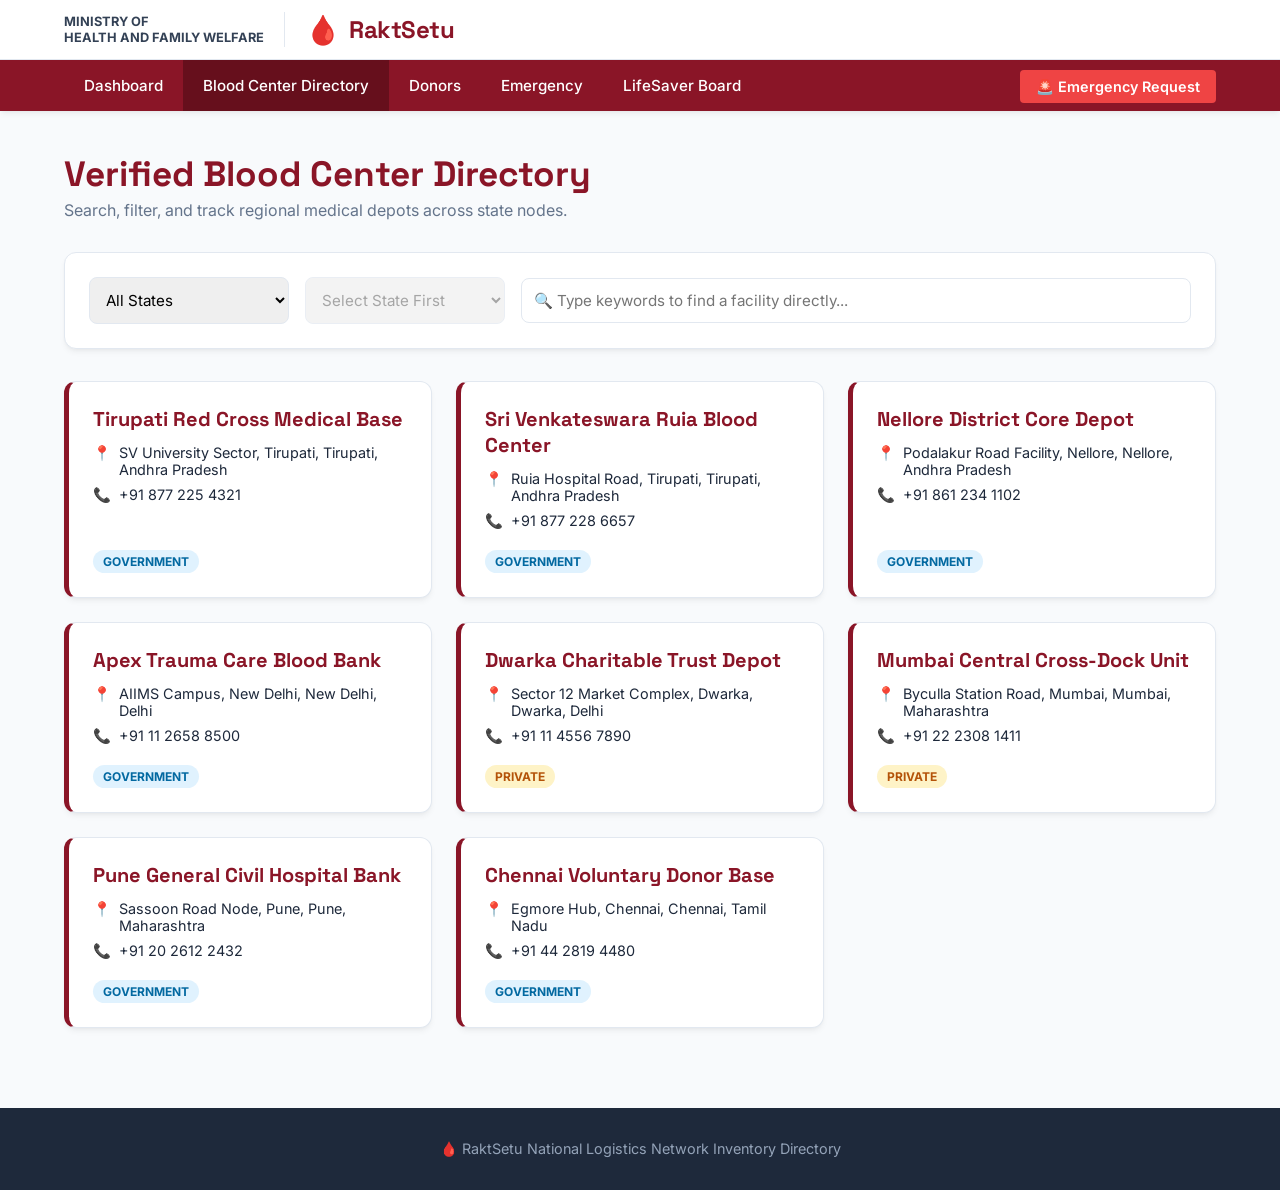
<file: bloodcenter-directory.html>
<!DOCTYPE html>
<html lang="en">
<head>
  <meta charset="UTF-8"/>
  <meta name="viewport" content="width=device-width, initial-scale=1.0"/>
  <title>Blood Center Directory – RaktSetu</title>
  
  <link href="https://fonts.googleapis.com/css2?family=Inter:wght@400;500;600;700&family=Space+Grotesk:wght@500;700&display=swap" rel="stylesheet"/>
  
  <style>
    :root {
      --primary-maroon: #8a1527;
      --primary-dark: #660f1c;
      --accent-red: #ef4444;
      --bg-light: #f8fafc;
      --text-dark: #1e293b;
      --text-muted: #64748b;
      --border-color: #e2e8f0;
      --radius-md: 8px;
      --radius-lg: 12px;
      --shadow: 0 4px 6px -1px rgb(0 0 0 / 0.05), 0 2px 4px -2px rgb(0 0 0 / 0.05);
    }

    * { margin: 0; padding: 0; box-sizing: border-box; font-family: 'Inter', sans-serif; }
    body { background-color: var(--bg-light); color: var(--text-dark); }

    /* --- INSTITUTIONAL TOP BAR --- */
    .gov-header {
      background: #ffffff;
      padding: 12px 5%;
      display: flex;
      justify-content: space-between;
      align-items: center;
      border-bottom: 1px solid var(--border-color);
    }
    .gov-branding { display: flex; align-items: center; gap: 20px; }
    .brand-divider { width: 1px; height: 35px; background: var(--border-color); }
    .raktsetu-identity { display: flex; align-items: center; gap: 8px; text-decoration: none; color: var(--primary-maroon); }
    .raktsetu-identity .logo-icon { font-size: 1.8rem; }
    .raktsetu-identity .logo-text { font-family: 'Space Grotesk', sans-serif; font-weight: 700; font-size: 1.5rem; letter-spacing: -0.5px; }

    /* --- MAROON NAVIGATION NAVBAR --- */
    .navbar-container { background: var(--primary-maroon); box-shadow: var(--shadow); }
    .navbar { max-width: 1400px; margin: 0 auto; display: flex; justify-content: space-between; align-items: center; padding: 0 5%; }
    .nav-links { display: flex; list-style: none; }
    .nav-link { display: flex; align-items: center; gap: 6px; padding: 16px 20px; color: #ffffff; text-decoration: none; font-size: 0.95rem; font-weight: 500; }
    .nav-link:hover, .nav-link.active { background: var(--primary-dark); }
    .btn-emergency { background: var(--accent-red); color: white; text-decoration: none; padding: 8px 16px; border-radius: 4px; font-size: 0.9rem; font-weight: 600; }

    /* --- DIRECTORY CONTENT WORKSPACE --- */
    .main-container { max-width: 1400px; margin: 40px auto; padding: 0 5%; }
    .page-header-block { margin-bottom: 32px; }
    .page-header-block h1 { font-family: 'Space Grotesk', sans-serif; color: var(--primary-maroon); font-size: 2.2rem; }
    .page-header-block p { color: var(--text-muted); margin-top: 4px; }

    /* Filter Tools Layout */
    .filter-panel {
      background: white;
      padding: 24px;
      border-radius: var(--radius-lg);
      border: 1px solid var(--border-color);
      box-shadow: var(--shadow);
      display: flex;
      gap: 16px;
      flex-wrap: wrap;
      align-items: center;
      margin-bottom: 32px;
    }
    .filter-select, .search-control {
      padding: 12px;
      border: 1px solid var(--border-color);
      border-radius: var(--radius-md);
      font-size: 0.95rem;
      outline: none;
      min-width: 200px;
    }
    .search-control { flex: 1; }

    /* Center Directory Cards Grid */
    .directory-grid {
      display: grid;
      grid-template-columns: repeat(auto-fit, minmax(340px, 1fr));
      gap: 24px;
    }
    .center-card {
      background: white;
      border: 1px solid var(--border-color);
      border-radius: var(--radius-lg);
      padding: 24px;
      box-shadow: var(--shadow);
      display: flex;
      flex-direction: column;
      justify-content: space-between;
      border-left: 5px solid var(--primary-maroon);
    }
    .center-name { font-family: 'Space Grotesk', sans-serif; font-size: 1.25rem; font-weight: 700; color: var(--primary-maroon); margin-bottom: 12px; }
    .center-meta { font-size: 0.9rem; margin-bottom: 8px; color: var(--text-dark); display: flex; align-items: flex-start; gap: 8px; }
    .center-meta span.icon { color: var(--primary-maroon); font-weight: bold; }
    
    .status-pill { display: inline-block; padding: 4px 10px; font-size: 0.75rem; font-weight: 700; border-radius: 12px; margin-top: 12px; text-transform: uppercase; }
    .status-pill.gov { background: #e0f2fe; color: #0369a1; }
    .status-pill.pvt { background: #fef3c7; color: #b45309; }

    .footer { background: #1e293b; color: #94a3b8; text-align: center; padding: 32px; margin-top: 80px; font-size: 0.9rem; }
  </style>
</head>
<body>

  <!-- Top Ribbon Layer -->
  <div class="gov-header">
    <div class="gov-branding">
      <div style="font-size: 0.8rem; font-weight: 700; line-height: 1.2; color:#334155;">MINISTRY OF<br>HEALTH AND FAMILY WELFARE</div>
      <div class="brand-divider"></div>
      <a href="../index.html" class="raktsetu-identity">
        <span class="logo-icon">🩸</span>
        <span class="logo-text">RaktSetu</span>
      </a>
    </div>
  </div>

  <!-- Persistent Menu Strip -->
  <div class="navbar-container">
    <nav class="navbar">
      <ul class="nav-links">
        <li><a href="../index.html" class="nav-link">Dashboard</a></li>
        <li><a href="bloodbank.html" class="nav-link active">Blood Center Directory</a></li>
        <li><a href="donors.html" class="nav-link">Donors</a></li>
        <li><a href="emergency.html" class="nav-link">Emergency</a></li>
        <li><a href="leaderboard.html" class="nav-link">LifeSaver Board</a></li>
      </ul>
      <div class="nav-emergency"><a href="emergency.html" class="btn-emergency">🚨 Emergency Request</a></div>
    </nav>
  </div>

  <!-- Core Body Segment -->
  <main class="main-container">
    <div class="page-header-block">
      <h1>Verified Blood Center Directory</h1>
      <p>Search, filter, and track regional medical depots across state nodes.</p>
    </div>

    <!-- Filter Control Board -->
    <div class="filter-panel">
      <select id="stateSelect" class="filter-select" onchange="updateCitiesAndFilter()">
        <option value="">All States</option>
        <option value="Andhra Pradesh">Andhra Pradesh</option>
        <option value="Delhi">Delhi NT</option>
        <option value="Maharashtra">Maharashtra</option>
        <option value="Tamil Nadu">Tamil Nadu</option>
      </select>

      <select id="citySelect" class="filter-select" onchange="applyDirectoryFilters()" disabled>
        <option value="">Select State First</option>
      </select>

      <input type="text" id="directorySearchInput" class="search-control" oninput="applyDirectoryFilters()" placeholder="🔍 Type keywords to find a facility directly..."/>
    </div>

    <!-- Directory Cards Grid Area -->
    <div class="directory-grid" id="directoryGridBlock"></div>
  </main>

  <footer class="footer"><p>🩸 RaktSetu National Logistics Network Inventory Directory</p></footer>

  <script>
    // Mapped Geographical and Facility Datasets
    const GEOGRAPHY_MAP = {
      "Andhra Pradesh": ["Tirupati", "Nellore", "Vijayawada", "Visakhapatnam"],
      "Delhi": ["New Delhi", "Dwarka"],
      "Maharashtra": ["Mumbai", "Pune"],
      "Tamil Nadu": ["Chennai", "Coimbatore"]
    };

    const DIRECTORY_DATA = [
      { name: "Tirupati Red Cross Medical Base", state: "Andhra Pradesh", city: "Tirupati", type: "Government", phone: "+91 877 225 4321", address: "SV University Sector, Tirupati" },
      { name: "Sri Venkateswara Ruia Blood Center", state: "Andhra Pradesh", city: "Tirupati", type: "Government", phone: "+91 877 228 6657", address: "Ruia Hospital Road, Tirupati" },
      { name: "Nellore District Core Depot", state: "Andhra Pradesh", city: "Nellore", type: "Government", phone: "+91 861 234 1102", address: "Podalakur Road Facility, Nellore" },
      { name: "Apex Trauma Care Blood Bank", state: "Delhi", city: "New Delhi", type: "Government", phone: "+91 11 2658 8500", address: "AIIMS Campus, New Delhi" },
      { name: "Dwarka Charitable Trust Depot", state: "Delhi", city: "Dwarka", type: "Private", phone: "+91 11 4556 7890", address: "Sector 12 Market Complex, Dwarka" },
      { name: "Mumbai Central Cross-Dock Unit", state: "Maharashtra", city: "Mumbai", type: "Private", phone: "+91 22 2308 1411", address: "Byculla Station Road, Mumbai" },
      { name: "Pune General Civil Hospital Bank", state: "Maharashtra", city: "Pune", type: "Government", phone: "+91 20 2612 2432", address: "Sassoon Road Node, Pune" },
      { name: "Chennai Voluntary Donor Base", state: "Tamil Nadu", city: "Chennai", type: "Government", phone: "+91 44 2819 4480", address: "Egmore Hub, Chennai" }
    ];

    // Dependent Dropdown Synchronizer
    function updateCitiesAndFilter() {
      const state = document.getElementById('stateSelect').value;
      const cityMenu = document.getElementById('citySelect');
      
      cityMenu.innerHTML = '';
      if (!state) {
        cityMenu.innerHTML = '<option value="">Select State First</option>';
        cityMenu.disabled = true;
      } else {
        cityMenu.disabled = false;
        cityMenu.innerHTML = '<option value="">All Cities</option>';
        (GEOGRAPHY_MAP[state] || []).forEach(city => {
          let opt = document.createElement('option');
          opt.value = city; opt.textContent = city;
          cityMenu.appendChild(opt);
        });
      }
      applyDirectoryFilters();
    }

    // Dynamic Directory Filtering Matrix Evaluation
    function applyDirectoryFilters() {
      const activeState = document.getElementById('stateSelect').value;
      const activeCity = document.getElementById('citySelect').value;
      const searchQuery = document.getElementById('directorySearchInput').value.toLowerCase().trim();
      
      const grid = document.getElementById('directoryGridBlock');
      grid.innerHTML = '';

      const matchedRecords = DIRECTORY_DATA.filter(item => {
        const matchesState = !activeState || item.state === activeState;
        const matchesCity = !activeCity || item.city === activeCity;
        const matchesSearch = !searchQuery || 
                              item.name.toLowerCase().includes(searchQuery) || 
                              item.address.toLowerCase().includes(searchQuery);
        return matchesState && matchesCity && matchesSearch;
      });

      if (matchedRecords.length === 0) {
        grid.innerHTML = `<div style="grid-column: 1/-1; text-align: center; padding: 40px; color: var(--text-muted);">No verified blood centers tracked matching this choice criteria.</div>`;
        return;
      }

      matchedRecords.forEach(center => {
        grid.innerHTML += `
          <div class="center-card">
            <div>
              <div class="center-name">${center.name}</div>
              <div class="center-meta"><span class="icon">📍</span><span>${center.address}, ${center.city}, ${center.state}</span></div>
              <div class="center-meta"><span class="icon">📞</span><span>${center.phone}</span></div>
            </div>
            <div>
              <span class="status-pill ${center.type === 'Government' ? 'gov' : 'pvt'}">${center.type}</span>
            </div>
          </div>
        `;
      });
    }

    // Trigger grid render on first page initialization context
    document.addEventListener('DOMContentLoaded', applyDirectoryFilters);
  </script>
</body>
</html>
</file>
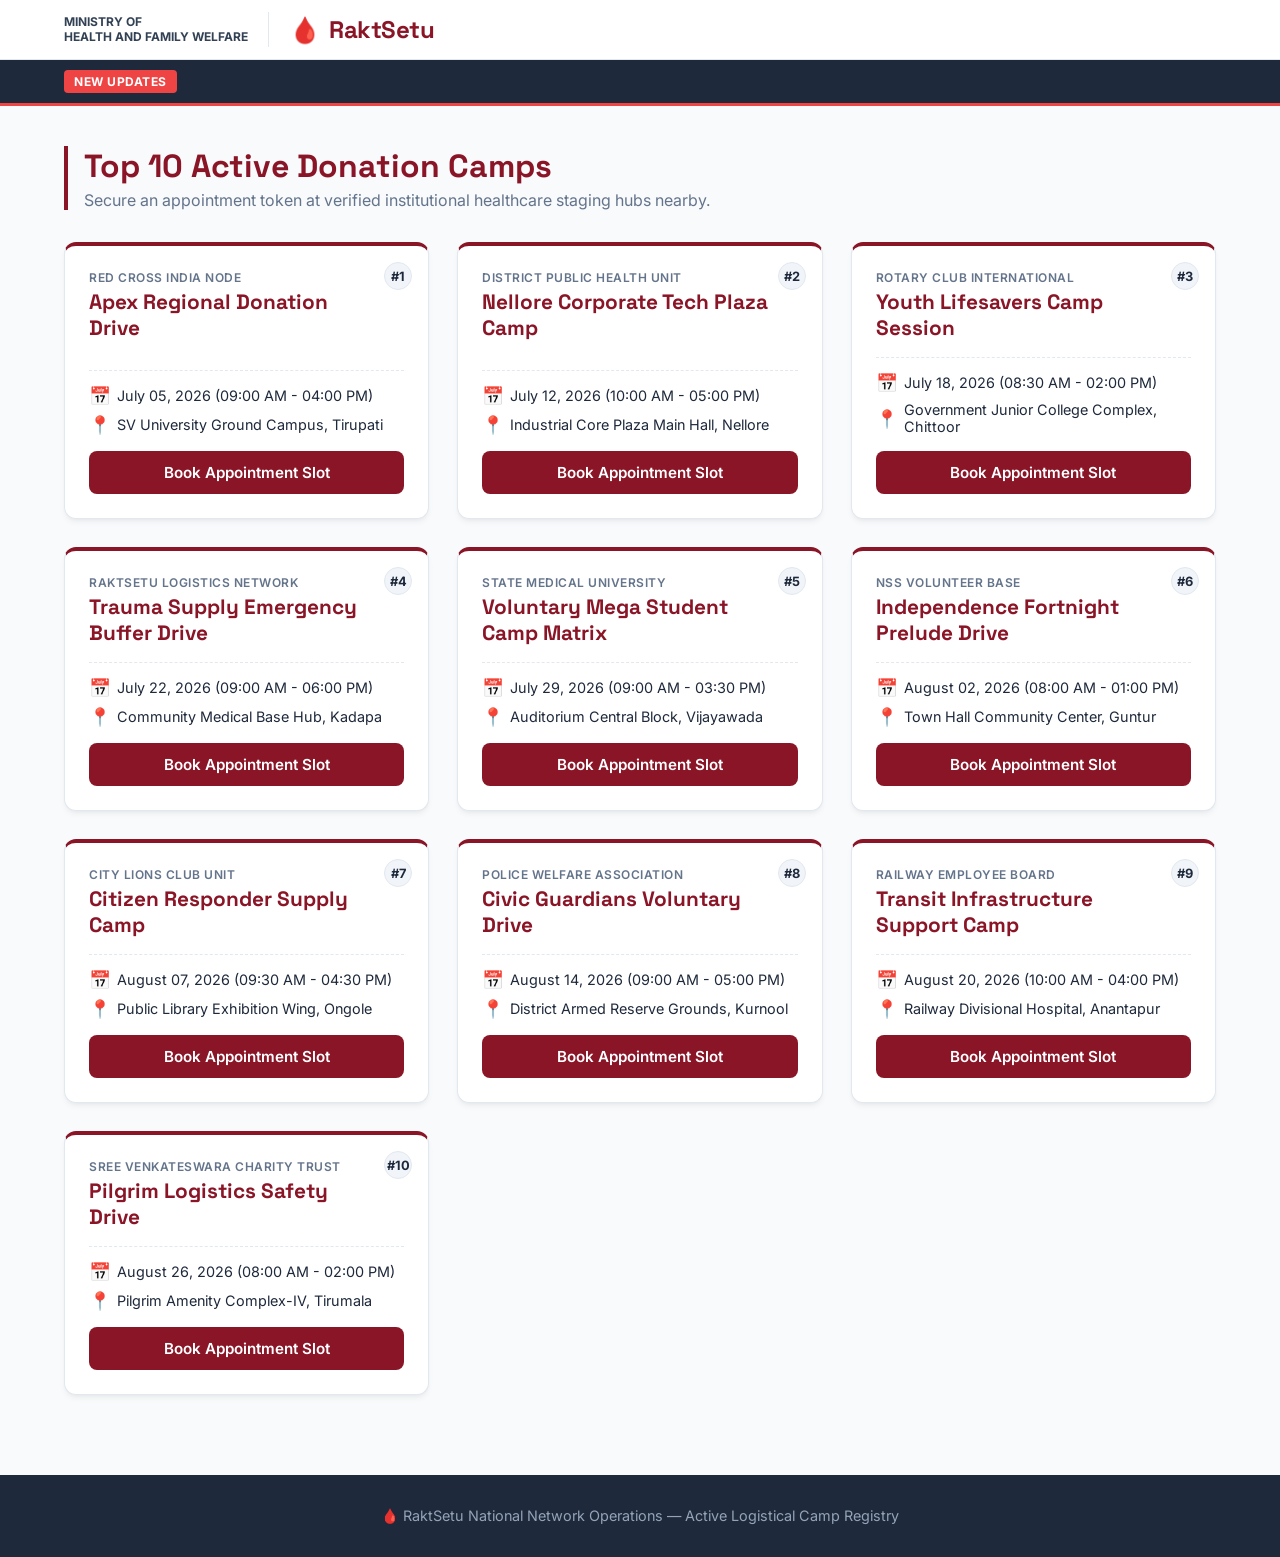
<file: donation-camps.html>
<!DOCTYPE html>
<html lang="en">
<head>
  <meta charset="UTF-8"/>
  <meta name="viewport" content="width=device-width, initial-scale=1.0"/>
  <title>Active Donation Camps Network – RaktSetu</title>
  
  <link href="https://fonts.googleapis.com/css2?family=Inter:wght@400;500;600;700&family=Space+Grotesk:wght@500;700&display=swap" rel="stylesheet"/>
  
  <style>
    :root {
      --primary-maroon: #8a1527;
      --primary-dark: #660f1c;
      --accent-red: #ef4444;
      --bg-light: #f8fafc;
      --text-dark: #1e293b;
      --text-muted: #64748b;
      --border-color: #e2e8f0;
      --radius-md: 8px;
      --radius-lg: 12px;
      --shadow: 0 4px 6px -1px rgb(0 0 0 / 0.05), 0 2px 4px -2px rgb(0 0 0 / 0.05);
    }

    * { margin: 0; padding: 0; box-sizing: border-box; font-family: 'Inter', sans-serif; }
    body { background-color: var(--bg-light); color: var(--text-dark); overflow-x: hidden; }

    /* --- INSTITUTIONAL BRAND HEADER --- */
    .gov-header {
      background: #ffffff;
      padding: 12px 5%;
      display: flex;
      justify-content: space-between;
      align-items: center;
      border-bottom: 1px solid var(--border-color);
    }
    .gov-branding { display: flex; align-items: center; gap: 20px; }
    .brand-divider { width: 1px; height: 35px; background: var(--border-color); }
    
    .raktsetu-identity { display: flex; align-items: center; gap: 8px; text-decoration: none; color: var(--primary-maroon); }
    .raktsetu-identity .logo-icon { font-size: 1.6rem; }
    .raktsetu-identity .logo-text { font-family: 'Space Grotesk', sans-serif; font-weight: 700; font-size: 1.5rem; letter-spacing: -0.5px; }

    /* --- NEW UPDATES TICKER NAVIGATION BAR --- */
    .ticker-navbar {
      background: #1e293b;
      color: #ffffff;
      padding: 10px 5%;
      display: flex;
      align-items: center;
      gap: 16px;
      font-size: 0.9rem;
      border-bottom: 3px solid var(--accent-red);
    }
    .ticker-label {
      background: var(--accent-red);
      color: #ffffff;
      padding: 4px 10px;
      font-weight: 700;
      border-radius: 4px;
      text-transform: uppercase;
      font-size: 0.75rem;
      white-space: nowrap;
      letter-spacing: 0.5px;
    }
    .ticker-content-wrapper {
      overflow: hidden;
      width: 100%;
    }
    .ticker-marquee {
      display: inline-block;
      white-space: nowrap;
      padding-left: 100%;
      animation: marqueeRunningEffect 25s linear infinite;
    }
    .ticker-marquee:hover {
      animation-play-state: paused;
    }
    .ticker-item {
      display: inline-block;
      margin-right: 50px;
      color: #cbd5e1;
    }
    .ticker-item strong { color: #fca5a5; }

    @keyframes marqueeRunningEffect {
      0% { transform: translate3d(0, 0, 0); }
      100% { transform: translate3d(-100%, 0, 0); }
    }

    /* --- MAIN AREA WORKSPACE --- */
    .section-container {
      max-width: 1400px;
      margin: 40px auto;
      padding: 0 5%;
    }

    .section-header {
      margin-bottom: 32px;
      border-left: 4px solid var(--primary-maroon);
      padding-left: 16px;
    }

    .section-header h2 {
      font-family: 'Space Grotesk', sans-serif;
      color: var(--primary-maroon);
      font-size: 2rem;
    }
    .section-header p {
      color: var(--text-muted);
      margin-top: 4px;
      font-size: 1rem;
    }

    /* --- TOP 10 CAMPS CARDS GRID --- */
    .camps-grid {
      display: grid;
      grid-template-columns: repeat(auto-fit, minmax(320px, 1fr));
      gap: 28px;
    }

    .camp-card {
      background: #ffffff;
      border: 1px solid var(--border-color);
      border-radius: var(--radius-lg);
      padding: 24px;
      box-shadow: var(--shadow);
      display: flex;
      flex-direction: column;
      justify-content: space-between;
      border-top: 4px solid var(--primary-maroon);
      position: relative;
      transition: transform 0.2s, box-shadow 0.2s;
    }

    .camp-card:hover {
      transform: translateY(-4px);
      box-shadow: 0 12px 20px -8px rgba(0,0,0,0.1);
    }

    .camp-index-badge {
      position: absolute;
      top: 16px;
      right: 16px;
      background: #f1f5f9;
      color: var(--text-dark);
      font-size: 0.8rem;
      font-weight: 700;
      width: 28px;
      height: 28px;
      border-radius: 50%;
      display: flex;
      align-items: center;
      justify-content: center;
      border: 1px solid var(--border-color);
    }

    .camp-org {
      font-size: 0.75rem;
      text-transform: uppercase;
      letter-spacing: 0.5px;
      color: var(--text-muted);
      font-weight: 600;
      margin-bottom: 4px;
    }

    .camp-name {
      font-family: 'Space Grotesk', sans-serif;
      font-size: 1.3rem;
      font-weight: 700;
      color: var(--primary-maroon);
      margin-bottom: 16px;
      padding-right: 24px;
    }

    .camp-details {
      border-top: 1px dashed var(--border-color);
      padding-top: 14px;
      margin-bottom: 16px;
    }

    .camp-meta-line {
      font-size: 0.9rem;
      color: var(--text-dark);
      margin-bottom: 8px;
      display: flex;
      align-items: center;
      gap: 8px;
    }

    .camp-meta-line .icon {
      font-size: 1.1rem;
      width: 20px;
    }

    .btn-register-camp {
      background: var(--primary-maroon);
      color: #ffffff;
      border: none;
      padding: 12px;
      font-weight: 600;
      border-radius: var(--radius-md);
      text-align: center;
      cursor: pointer;
      transition: background 0.2s;
      font-size: 0.95rem;
      width: 100%;
    }

    .btn-register-camp:hover {
      background: var(--primary-dark);
    }

    .footer {
      background: #1e293b;
      color: #94a3b8;
      text-align: center;
      padding: 32px;
      margin-top: 80px;
      font-size: 0.9rem;
    }
  </style>
</head>
<body>

  <div class="gov-header">
    <div class="gov-branding">
      <div style="font-size: 0.75rem; font-weight: 700; line-height: 1.2; color:#334155;">MINISTRY OF<br>HEALTH AND FAMILY WELFARE</div>
      <div class="brand-divider"></div>
      <a href="index.html" class="raktsetu-identity">
        <span class="logo-icon">🩸</span>
        <span class="logo-text">RaktSetu</span>
      </a>
    </div>
  </div>

  <div class="ticker-navbar">
    <div class="ticker-label">New Updates</div>
    <div class="ticker-content-wrapper">
      <div class="ticker-marquee">
        <span class="ticker-item">📢 <strong>Update:</strong> Emergency Donation Camp scheduled at <strong>SV University, Tirupati</strong> on July 05. Special O-ve buffer needed.</span>
        <span class="ticker-item">🔄 <strong>Live Feed:</strong> Nellore Corporate Plaza Drive registration slots filled up to 85%. Book soon!</span>
        <span class="ticker-item">⭐ <strong>Milestone:</strong> Over 1,200 units processed this week through verified voluntary campus arrays.</span>
        <span class="ticker-item">🚨 <strong>Alert:</strong> Flash donation camp setup approved at Chittoor Central Block for immediate trauma supply management.</span>
      </div>
    </div>
  </div>

  <main class="section-container">
    
    <div class="section-header">
      <h2>Top 10 Active Donation Camps</h2>
      <p>Secure an appointment token at verified institutional healthcare staging hubs nearby.</p>
    </div>

    <div class="camps-grid">
      
      <div class="camp-card">
        <div class="camp-index-badge">#1</div>
        <div>
          <div class="camp-org">Red Cross India Node</div>
          <div class="camp-name">Apex Regional Donation Drive</div>
        </div>
        <div>
          <div class="camp-details">
            <div class="camp-meta-line"><span class="icon">📅</span> <span>July 05, 2026 (09:00 AM - 04:00 PM)</span></div>
            <div class="camp-meta-line"><span class="icon">📍</span> <span>SV University Ground Campus, Tirupati</span></div>
          </div>
          <button class="btn-register-camp" onclick="confirmCampRegistration('Apex Regional Drive')">Book Appointment Slot</button>
        </div>
      </div>

      <div class="camp-card">
        <div class="camp-index-badge">#2</div>
        <div>
          <div class="camp-org">District Public Health Unit</div>
          <div class="camp-name">Nellore Corporate Tech Plaza Camp</div>
        </div>
        <div>
          <div class="camp-details">
            <div class="camp-meta-line"><span class="icon">📅</span> <span>July 12, 2026 (10:00 AM - 05:00 PM)</span></div>
            <div class="camp-meta-line"><span class="icon">📍</span> <span>Industrial Core Plaza Main Hall, Nellore</span></div>
          </div>
          <button class="btn-register-camp" onclick="confirmCampRegistration('Nellore Corporate Tech Plaza Camp')">Book Appointment Slot</button>
        </div>
      </div>

      <div class="camp-card">
        <div class="camp-index-badge">#3</div>
        <div>
          <div class="camp-org">Rotary Club International</div>
          <div class="camp-name">Youth Lifesavers Camp Session</div>
        </div>
        <div>
          <div class="camp-details">
            <div class="camp-meta-line"><span class="icon">📅</span> <span>July 18, 2026 (08:30 AM - 02:00 PM)</span></div>
            <div class="camp-meta-line"><span class="icon">📍</span> <span>Government Junior College Complex, Chittoor</span></div>
          </div>
          <button class="btn-register-camp" onclick="confirmCampRegistration('Youth Lifesavers Camp Session')">Book Appointment Slot</button>
        </div>
      </div>

      <div class="camp-card">
        <div class="camp-index-badge">#4</div>
        <div>
          <div class="camp-org">RaktSetu Logistics Network</div>
          <div class="camp-name">Trauma Supply Emergency Buffer Drive</div>
        </div>
        <div>
          <div class="camp-details">
            <div class="camp-meta-line"><span class="icon">📅</span> <span>July 22, 2026 (09:00 AM - 06:00 PM)</span></div>
            <div class="camp-meta-line"><span class="icon">📍</span> <span>Community Medical Base Hub, Kadapa</span></div>
          </div>
          <button class="btn-register-camp" onclick="confirmCampRegistration('Trauma Supply Emergency Buffer Drive')">Book Appointment Slot</button>
        </div>
      </div>

      <div class="camp-card">
        <div class="camp-index-badge">#5</div>
        <div>
          <div class="camp-org">State Medical University</div>
          <div class="camp-name">Voluntary Mega Student Camp Matrix</div>
        </div>
        <div>
          <div class="camp-details">
            <div class="camp-meta-line"><span class="icon">📅</span> <span>July 29, 2026 (09:00 AM - 03:30 PM)</span></div>
            <div class="camp-meta-line"><span class="icon">📍</span> <span>Auditorium Central Block, Vijayawada</span></div>
          </div>
          <button class="btn-register-camp" onclick="confirmCampRegistration('Voluntary Mega Student Camp Matrix')">Book Appointment Slot</button>
        </div>
      </div>

      <div class="camp-card">
        <div class="camp-index-badge">#6</div>
        <div>
          <div class="camp-org">NSS Volunteer Base</div>
          <div class="camp-name">Independence Fortnight Prelude Drive</div>
        </div>
        <div>
          <div class="camp-details">
            <div class="camp-meta-line"><span class="icon">📅</span> <span>August 02, 2026 (08:00 AM - 01:00 PM)</span></div>
            <div class="camp-meta-line"><span class="icon">📍</span> <span>Town Hall Community Center, Guntur</span></div>
          </div>
          <button class="btn-register-camp" onclick="confirmCampRegistration('Independence Fortnight Prelude Drive')">Book Appointment Slot</button>
        </div>
      </div>

      <div class="camp-card">
        <div class="camp-index-badge">#7</div>
        <div>
          <div class="camp-org">City Lions Club Unit</div>
          <div class="camp-name">Citizen Responder Supply Camp</div>
        </div>
        <div>
          <div class="camp-details">
            <div class="camp-meta-line"><span class="icon">📅</span> <span>August 07, 2026 (09:30 AM - 04:30 PM)</span></div>
            <div class="camp-meta-line"><span class="icon">📍</span> <span>Public Library Exhibition Wing, Ongole</span></div>
          </div>
          <button class="btn-register-camp" onclick="confirmCampRegistration('Citizen Responder Supply Camp')">Book Appointment Slot</button>
        </div>
      </div>

      <div class="camp-card">
        <div class="camp-index-badge">#8</div>
        <div>
          <div class="camp-org">Police Welfare Association</div>
          <div class="camp-name">Civic Guardians Voluntary Drive</div>
        </div>
        <div>
          <div class="camp-details">
            <div class="camp-meta-line"><span class="icon">📅</span> <span>August 14, 2026 (09:00 AM - 05:00 PM)</span></div>
            <div class="camp-meta-line"><span class="icon">📍</span> <span>District Armed Reserve Grounds, Kurnool</span></div>
          </div>
          <button class="btn-register-camp" onclick="confirmCampRegistration('Civic Guardians Voluntary Drive')">Book Appointment Slot</button>
        </div>
      </div>

      <div class="camp-card">
        <div class="camp-index-badge">#9</div>
        <div>
          <div class="camp-org">Railway Employee Board</div>
          <div class="camp-name">Transit Infrastructure Support Camp</div>
        </div>
        <div>
          <div class="camp-details">
            <div class="camp-meta-line"><span class="icon">📅</span> <span>August 20, 2026 (10:00 AM - 04:00 PM)</span></div>
            <div class="camp-meta-line"><span class="icon">📍</span> <span>Railway Divisional Hospital, Anantapur</span></div>
          </div>
          <button class="btn-register-camp" onclick="confirmCampRegistration('Transit Infrastructure Support Camp')">Book Appointment Slot</button>
        </div>
      </div>

      <div class="camp-card">
        <div class="camp-index-badge">#10</div>
        <div>
          <div class="camp-org">Sree Venkateswara Charity Trust</div>
          <div class="camp-name">Pilgrim Logistics Safety Drive</div>
        </div>
        <div>
          <div class="camp-details">
            <div class="camp-meta-line"><span class="icon">📅</span> <span>August 26, 2026 (08:00 AM - 02:00 PM)</span></div>
            <div class="camp-meta-line"><span class="icon">📍</span> <span>Pilgrim Amenity Complex-IV, Tirumala</span></div>
          </div>
          <button class="btn-register-camp" onclick="confirmCampRegistration('Pilgrim Logistics Safety Drive')">Book Appointment Slot</button>
        </div>
      </div>

    </div>
  </main>

  <footer class="footer">
    <p>🩸 RaktSetu National Network Operations — Active Logistical Camp Registry</p>
  </footer>

  <script>
    function confirmCampRegistration(campTitleName) {
      alert(`Success! Your voluntary booking slot for "${campTitleName}" is reserved.\nYour SMS entry ticket voucher has been broadcasted.`);
    }
  </script>
</body>
</html>
</file>
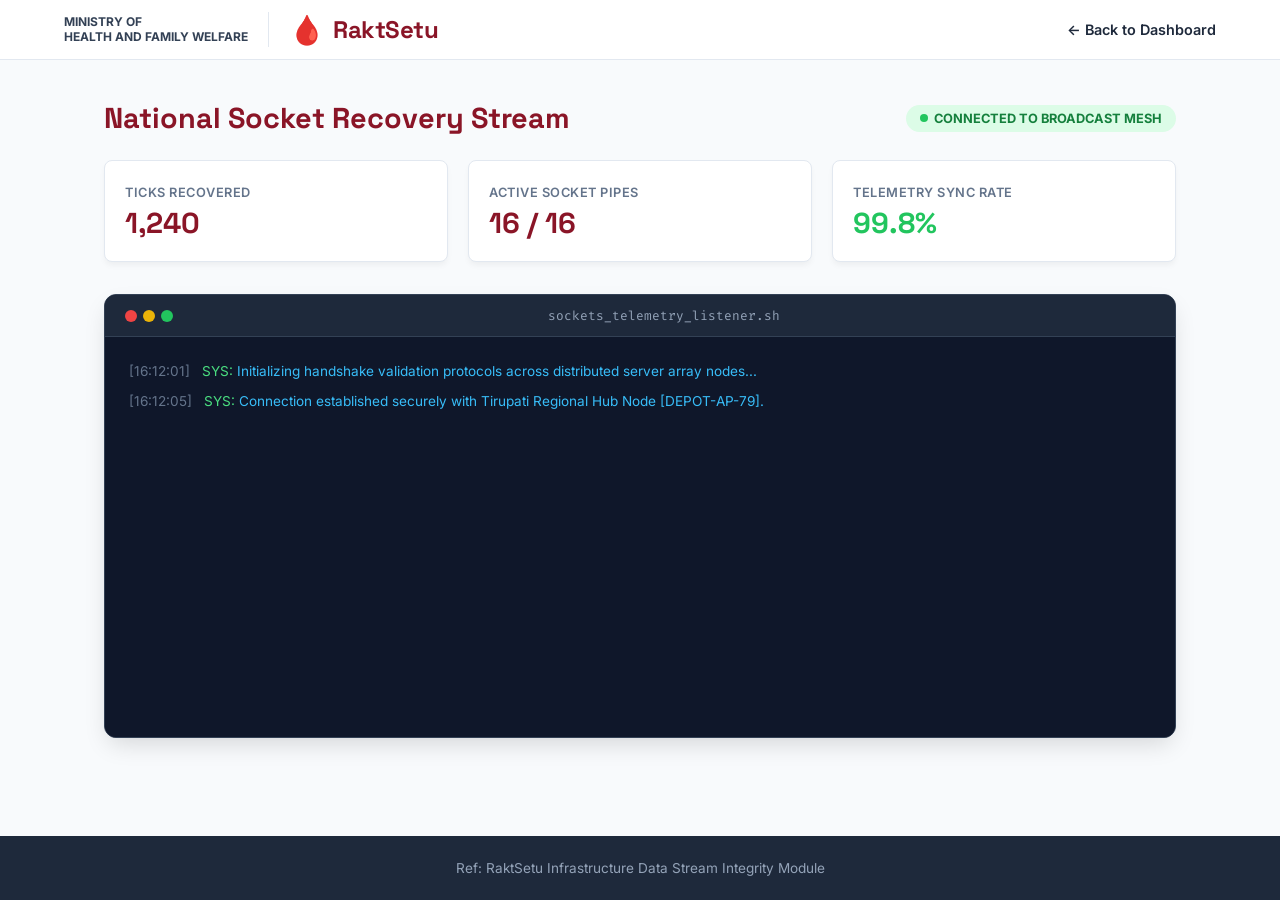
<file: recovery-stream.html>
<!DOCTYPE html>
<html lang="en">
<head>
  <meta charset="UTF-8"/>
  <meta name="viewport" content="width=device-width, initial-scale=1.0"/>
  <title>Data Recovery Stream – RaktSetu</title>
  <link href="https://fonts.googleapis.com/css2?family=Inter:wght@400;500;600;700&family=Space+Grotesk:wght@500;700&family=Fira+Code:wght@400;500&display=swap" rel="stylesheet"/>
  
  <style>
    :root {
      --primary-maroon: #8a1527;
      --primary-dark: #660f1c;
      --accent-red: #ef4444;
      --bg-light: #f8fafc;
      --text-dark: #1e293b;
      --text-muted: #64748b;
      --border-color: #e2e8f0;
      --radius-md: 8px;
      --radius-lg: 12px;
      --shadow: 0 4px 6px -1px rgb(0 0 0 / 0.05);
    }

    * {
      margin: 0;
      padding: 0;
      box-sizing: border-box;
      font-family: 'Inter', sans-serif;
    }

    body {
      background-color: var(--bg-light);
      color: var(--text-dark);
      min-height: 100vh;
      display: flex;
      flex-direction: column;
    }

    /* --- INSTITUTIONAL TOP HEADER --- */
    .gov-header {
      background: #ffffff;
      padding: 12px 5%;
      display: flex;
      justify-content: space-between;
      align-items: center;
      border-bottom: 1px solid var(--border-color);
      width: 100%;
    }

    .gov-branding {
      display: flex;
      align-items: center;
      gap: 20px;
    }

    .brand-divider {
      width: 1px;
      height: 35px;
      background: var(--border-color);
    }

    .raktsetu-identity {
      display: flex;
      align-items: center;
      gap: 8px;
      text-decoration: none;
      color: var(--primary-maroon);
    }

    .raktsetu-identity .logo-icon { font-size: 1.8rem; }
    .raktsetu-identity .logo-text {
      font-family: 'Space Grotesk', sans-serif;
      font-weight: 700;
      font-size: 1.5rem;
      letter-spacing: -0.5px;
    }

    .btn-back {
      color: var(--text-dark);
      text-decoration: none;
      font-size: 0.9rem;
      font-weight: 600;
      display: flex;
      align-items: center;
      gap: 6px;
    }

    .btn-back:hover { color: var(--primary-maroon); }

    /* --- STREAM CONTENT CONTAINER --- */
    .stream-container {
      flex: 1;
      max-width: 1200px;
      width: 100%;
      margin: 40px auto;
      padding: 0 5%;
    }

    .stream-title-area {
      display: flex;
      justify-content: space-between;
      align-items: center;
      margin-bottom: 24px;
    }

    .stream-title-area h2 {
      font-family: 'Space Grotesk', sans-serif;
      color: var(--primary-maroon);
      font-size: 1.8rem;
    }

    .status-badge {
      background: #dcfce7;
      color: #15803d;
      padding: 6px 14px;
      border-radius: 20px;
      font-size: 0.8rem;
      font-weight: 700;
      display: flex;
      align-items: center;
      gap: 6px;
    }

    .status-badge::before {
      content: '';
      width: 8px;
      height: 8px;
      background: #22c55e;
      border-radius: 50%;
      display: inline-block;
      animation: flash 1s infinite;
    }

    @keyframes flash {
      0%, 100% { opacity: 1; }
      50% { opacity: 0.4; }
    }

    /* --- METRICS WRAPPER --- */
    .metrics-grid {
      display: grid;
      grid-template-columns: repeat(auto-fit, minmax(220px, 1fr));
      gap: 20px;
      margin-bottom: 32px;
    }

    .metric-box {
      background: #ffffff;
      padding: 20px;
      border-radius: var(--radius-md);
      border: 1px solid var(--border-color);
      box-shadow: var(--shadow);
    }

    .metric-box label {
      font-size: 0.8rem;
      font-weight: 600;
      color: var(--text-muted);
      text-transform: uppercase;
      letter-spacing: 0.5px;
    }

    .metric-box div {
      font-family: 'Space Grotesk', sans-serif;
      font-size: 1.8rem;
      font-weight: 700;
      color: var(--primary-maroon);
      margin-top: 4px;
    }

    /* --- LIVE VIRTUAL TERMINAL --- */
    .terminal-window {
      background: #0f172a;
      border-radius: var(--radius-lg);
      overflow: hidden;
      box-shadow: 0 10px 25px -5px rgba(0,0,0,0.15);
      border: 1px solid #334155;
    }

    .terminal-header {
      background: #1e293b;
      padding: 12px 20px;
      display: flex;
      align-items: center;
      justify-content: space-between;
      border-bottom: 1px solid #334155;
    }

    .terminal-dots {
      display: flex;
      gap: 6px;
    }

    .terminal-dots span {
      width: 12px;
      height: 12px;
      border-radius: 50%;
      display: inline-block;
    }
    .dot-r { background: #ef4444; }
    .dot-y { background: #eab308; }
    .dot-g { background: #22c55e; }

    .terminal-title {
      color: #94a3b8;
      font-size: 0.8rem;
      font-family: 'Fira Code', monospace;
    }

    .terminal-body {
      background: #0f172a;
      padding: 24px;
      height: 400px;
      overflow-y: auto;
      font-family: 'Fira Code', monospace;
      font-size: 0.85rem;
      line-height: 1.6;
      color: #38bdf8;
    }

    .log-line { margin-bottom: 8px; }
    .log-time { color: #64748b; margin-right: 8px; }
    .log-success { color: #4ade80; }
    .log-warning { color: #fbbf24; }

    .footer {
      background: #1e293b;
      color: #94a3b8;
      text-align: center;
      padding: 24px;
      font-size: 0.85rem;
      margin-top: auto;
    }
  </style>
</head>
<body>

  <!-- Branding Banner -->
  <div class="gov-header">
    <div class="gov-branding">
      <div style="font-size: 0.75rem; font-weight: 700; line-height: 1.2; color:#334155;">MINISTRY OF<br>HEALTH AND FAMILY WELFARE</div>
      <div class="brand-divider"></div>
      <a href="../index.html" class="raktsetu-identity">
        <span class="logo-icon">🩸</span>
        <span class="logo-text">RaktSetu</span>
      </a>
    </div>
    <a href="../index.html" class="btn-back">← Back to Dashboard</a>
  </div>

  <!-- Primary System Stream Platform -->
  <div class="stream-container">
    <div class="stream-title-area">
      <h2>National Socket Recovery Stream</h2>
      <div class="status-badge">CONNECTED TO BROADCAST MESH</div>
    </div>

    <!-- Active Real-Time Counters -->
    <div class="metrics-grid">
      <div class="metric-box">
        <label>Ticks Recovered</label>
        <div id="countTicks">1,240</div>
      </div>
      <div class="metric-box">
        <label>Active Socket Pipes</label>
        <div>16 / 16</div>
      </div>
      <div class="metric-box">
        <label>Telemetry Sync Rate</label>
        <div style="color: #22c55e;">99.8%</div>
      </div>
    </div>

    <!-- Live Log Execution Window -->
    <div class="terminal-window">
      <div class="terminal-header">
        <div class="terminal-dots">
          <span class="dot-r"></span><span class="dot-y"></span><span class="dot-g"></span>
        </div>
        <div class="terminal-title">sockets_telemetry_listener.sh</div>
        <div></div>
      </div>
      <div class="terminal-body" id="terminalConsole">
        <div class="log-line"><span class="log-time">[16:12:01]</span> <span class="log-success">SYS:</span> Initializing handshake validation protocols across distributed server array nodes...</div>
        <div class="log-line"><span class="log-time">[16:12:05]</span> <span class="log-success">SYS:</span> Connection established securely with Tirupati Regional Hub Node [DEPOT-AP-79].</div>
      </div>
    </div>
  </div>

  <footer class="footer">
    <p>Ref: RaktSetu Infrastructure Data Stream Integrity Module</p>
  </footer>

  <!-- DYNAMIC LIVE TICK SIMULATOR SCRIPT -->
  <script>
    let tickCounterValue = 1240;
    const terminalConsole = document.getElementById('terminalConsole');
    const ticksDisplay = document.getElementById('countTicks');

    const sampleLogLocations = ["Nellore Hub", "Chittoor Depot", "Kadapa Storage Unit", "Tirupati Base Alpha", "Kurnool Regional Base"];
    const sampleLogBloodTypes = ["O+", "O-", "A+", "B+", "AB-"];

    function generateLiveMockTelemetryLogs() {
      tickCounterValue++;
      ticksDisplay.innerText = tickCounterValue.toLocaleString();

      const timeStamp = new Date().toLocaleTimeString();
      const randomLocation = sampleLogLocations[Math.floor(Math.random() * sampleLogLocations.length)];
      const randomBlood = sampleLogBloodTypes[Math.floor(Math.random() * sampleLogBloodTypes.length)];
      const randomUnits = Math.floor(Math.random() * 15) + 1;

      let logPayloadString = "";
      
      if (Math.random() > 0.15) {
        logPayloadString = `<div class="log-line"><span class="log-time">[${timeStamp}]</span> <span class="log-success">RECOVERY:</span> Successfully synced telemetry cache allocation packet for ${randomLocation}. Delta updated: +${randomUnits} units [${randomBlood}].</div>`;
      } else {
        logPayloadString = `<div class="log-line"><span class="log-time">[${timeStamp}]</span> <span class="log-warning">ALERT:</span> Minor network data sync buffer retry warning flagged at ${randomLocationNode}. Resolving packet sequence automatically...</div>`;
      }

      // Append new data streams to terminal viewport
      terminalConsole.innerHTML += logPayloadString;
      terminalConsole.scrollTop = terminalConsole.scrollHeight;

      // Keep screen size clean by trimming logs if exceeding limit count
      if (terminalConsole.children.length > 50) {
        terminalConsole.removeChild(terminalConsole.firstChild);
      }
    }

    // Run interval processor loop every 2.5 seconds
    setInterval(generateLiveMockTelemetryLogs, 2500);
  </script>
</body>
</html>
</file>
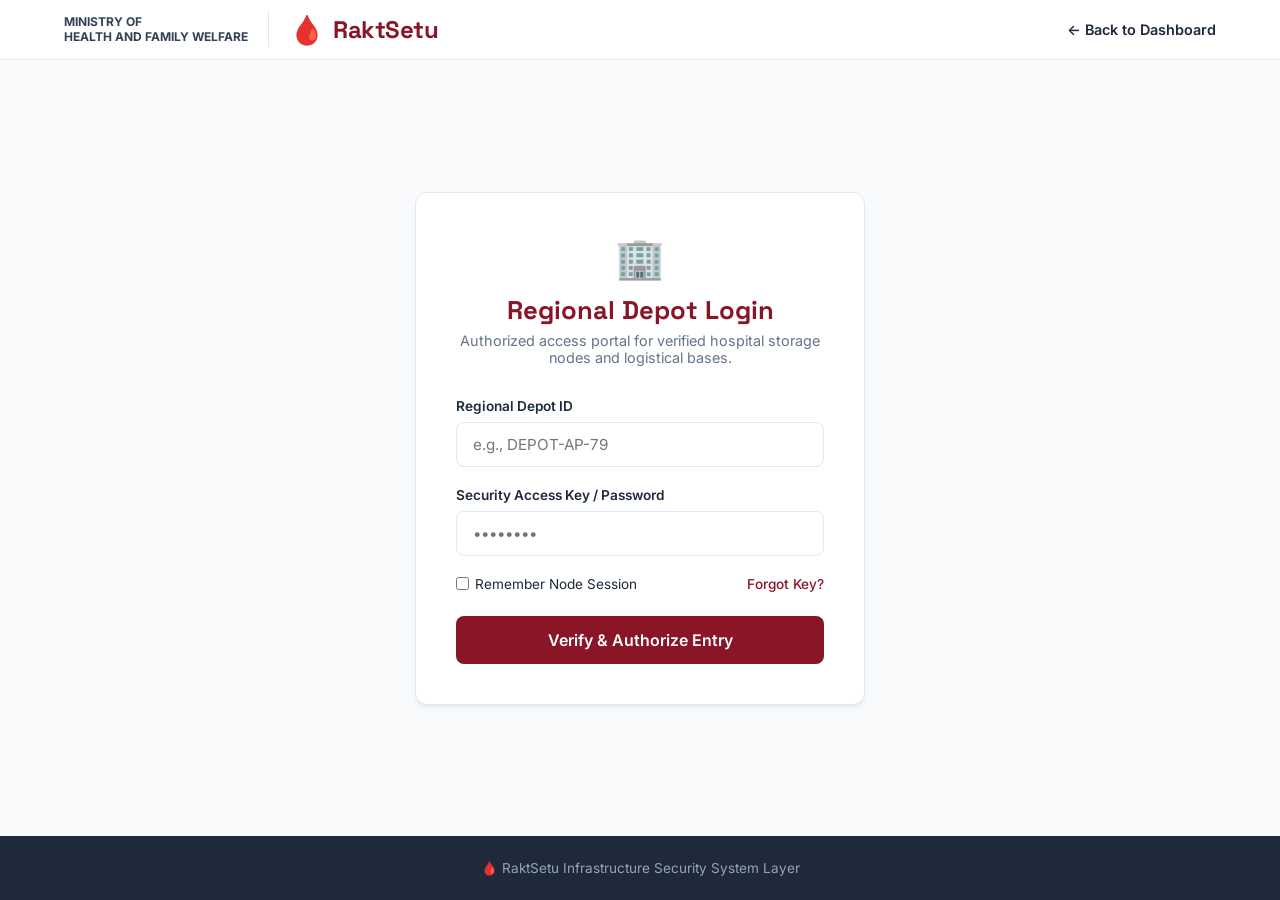
<file: regional-login.html>
<!DOCTYPE html>
<html lang="en">
<head>
  <meta charset="UTF-8"/>
  <meta name="viewport" content="width=device-width, initial-scale=1.0"/>
  <title>Regional Depot Login – RaktSetu</title>
  <link href="https://fonts.googleapis.com/css2?family=Inter:wght@400;500;600;700&family=Space+Grotesk:wght@500;700&display=swap" rel="stylesheet"/>
  
  <style>
    :root {
      --primary-maroon: #8a1527;
      --primary-dark: #660f1c;
      --accent-red: #ef4444;
      --bg-light: #f8fafc;
      --text-dark: #1e293b;
      --text-muted: #64748b;
      --border-color: #e2e8f0;
      --radius-md: 8px;
      --radius-lg: 12px;
      --shadow: 0 4px 6px -1px rgb(0 0 0 / 0.05), 0 2px 4px -2px rgb(0 0 0 / 0.05);
    }

    * {
      margin: 0;
      padding: 0;
      box-sizing: border-box;
      font-family: 'Inter', sans-serif;
    }

    body {
      background-color: var(--bg-light);
      color: var(--text-dark);
      min-height: 100vh;
      display: flex;
      flex-direction: column;
    }

    /* --- INSTUTIONAL TOP HEADER --- */
    .gov-header {
      background: #ffffff;
      padding: 12px 5%;
      display: flex;
      justify-content: space-between;
      align-items: center;
      border-bottom: 1px solid var(--border-color);
      width: 100%;
    }

    .gov-branding {
      display: flex;
      align-items: center;
      gap: 20px;
    }

    .brand-divider {
      width: 1px;
      height: 35px;
      background: var(--border-color);
    }

    .raktsetu-identity {
      display: flex;
      align-items: center;
      gap: 8px;
      text-decoration: none;
      color: var(--primary-maroon);
    }

    .raktsetu-identity .logo-icon { font-size: 1.8rem; }
    .raktsetu-identity .logo-text {
      font-family: 'Space Grotesk', sans-serif;
      font-weight: 700;
      font-size: 1.5rem;
      letter-spacing: -0.5px;
    }

    .btn-back {
      color: var(--text-dark);
      text-decoration: none;
      font-size: 0.9rem;
      font-weight: 600;
      display: flex;
      align-items: center;
      gap: 6px;
      transition: color 0.2s;
    }

    .btn-back:hover {
      color: var(--primary-maroon);
    }

    /* --- LOGIN LAYOUT CONTAINER --- */
    .login-container {
      flex: 1;
      display: flex;
      align-items: center;
      justify-content: center;
      padding: 40px 20px;
    }

    .login-card {
      background: #ffffff;
      width: 100%;
      max-width: 450px;
      padding: 40px;
      border-radius: var(--radius-lg);
      border: 1px solid var(--border-color);
      box-shadow: var(--shadow);
    }

    .login-header {
      text-align: center;
      margin-bottom: 32px;
    }

    .login-header .icon-shield {
      font-size: 2.5rem;
      color: var(--primary-maroon);
      margin-bottom: 12px;
    }

    .login-header h2 {
      font-family: 'Space Grotesk', sans-serif;
      color: var(--primary-maroon);
      font-size: 1.6rem;
      font-weight: 700;
      margin-bottom: 6px;
    }

    .login-header p {
      color: var(--text-muted);
      font-size: 0.9rem;
    }

    /* --- FORM STYLING --- */
    .form-group {
      margin-bottom: 20px;
    }

    .form-group label {
      display: block;
      font-size: 0.85rem;
      font-weight: 600;
      color: var(--text-dark);
      margin-bottom: 8px;
    }

    .form-control {
      width: 100%;
      padding: 12px 16px;
      border: 1px solid var(--border-color);
      border-radius: var(--radius-md);
      font-size: 0.95rem;
      outline: none;
      transition: border-color 0.2s;
    }

    .form-control:focus {
      border-color: var(--primary-maroon);
    }

    .form-options {
      display: flex;
      justify-content: space-between;
      align-items: center;
      font-size: 0.85rem;
      margin-bottom: 24px;
    }

    .remember-me {
      display: flex;
      align-items: center;
      gap: 6px;
      cursor: pointer;
    }

    .forgot-link {
      color: var(--primary-maroon);
      text-decoration: none;
      font-weight: 500;
    }

    .forgot-link:hover {
      text-decoration: underline;
    }

    .btn-login {
      width: 100%;
      background: var(--primary-maroon);
      color: #ffffff;
      border: none;
      padding: 14px;
      font-size: 1rem;
      font-weight: 600;
      border-radius: var(--radius-md);
      cursor: pointer;
      transition: background 0.2s;
    }

    .btn-login:hover {
      background: var(--primary-dark);
    }

    .error-msg {
      background: #fef2f2;
      color: var(--accent-red);
      padding: 12px;
      border-radius: var(--radius-md);
      font-size: 0.85rem;
      margin-bottom: 20px;
      border: 1px solid #fee2e2;
      display: none;
      text-align: center;
    }

    .footer {
      background: #1e293b;
      color: #94a3b8;
      text-align: center;
      padding: 24px;
      font-size: 0.85rem;
    }
  </style>
</head>
<body>

  <div class="gov-header">
    <div class="gov-branding">
      <div style="font-size: 0.75rem; font-weight: 700; line-height: 1.2; color:#334155;">MINISTRY OF<br>HEALTH AND FAMILY WELFARE</div>
      <div class="brand-divider"></div>
      <a href="../index.html" class="raktsetu-identity">
        <span class="logo-icon">🩸</span>
        <span class="logo-text">RaktSetu</span>
      </a>
    </div>
    <a href="../index.html" class="btn-back">← Back to Dashboard</a>
  </div>

  <div class="login-container">
    <div class="login-card">
      <div class="login-header">
        <div class="icon-shield">🏢</div>
        <h2>Regional Depot Login</h2>
        <p>Authorized access portal for verified hospital storage nodes and logistical bases.</p>
      </div>

      <div class="error-msg" id="loginError">Invalid credentials. Please verify your depot credentials.</div>

      <form id="depotLoginForm" onsubmit="handleDepotLogin(event)">
        <div class="form-group">
          <label for="depotId">Regional Depot ID</label>
          <input type="text" id="depotId" class="form-control" placeholder="e.g., DEPOT-AP-79" required />
        </div>

        <div class="form-group">
          <label for="depotPassword">Security Access Key / Password</label>
          <input type="password" id="depotPassword" class="form-control" placeholder="••••••••" required />
        </div>

        <div class="form-options">
          <label class="remember-me">
            <input type="checkbox" /> Remember Node Session
          </label>
          <a href="#" class="forgot-link" onclick="alert('Please contact your district healthcare administration system supervisor.')">Forgot Key?</a>
        </div>

        <button type="submit" class="btn-login">Verify & Authorize Entry</button>
      </form>
    </div>
  </div>

  <footer class="footer">
    <p>🩸 RaktSetu Infrastructure Security System Layer</p>
  </footer>

  <script>
    // --- LOGIN VALIDATION ENGINE ---
    function handleDepotLogin(event) {
      event.preventDefault();
      
      const idInput = document.getElementById('depotId').value.trim();
      const passInput = document.getElementById('depotPassword').value;
      const errorBox = document.getElementById('loginError');

      // Demo validation credentials check
      if (idInput === "admin" && passInput === "admin") {
        errorBox.style.display = "none";
        alert("Authorization Granted! Routing payload to internal telemetry grid node dashboard...");
        window.location.href = "../index.html"; // Returns to home page upon success
      } else {
        errorBox.style.display = "block";
      }
    }
  </script>
</body>
</html>
</file>
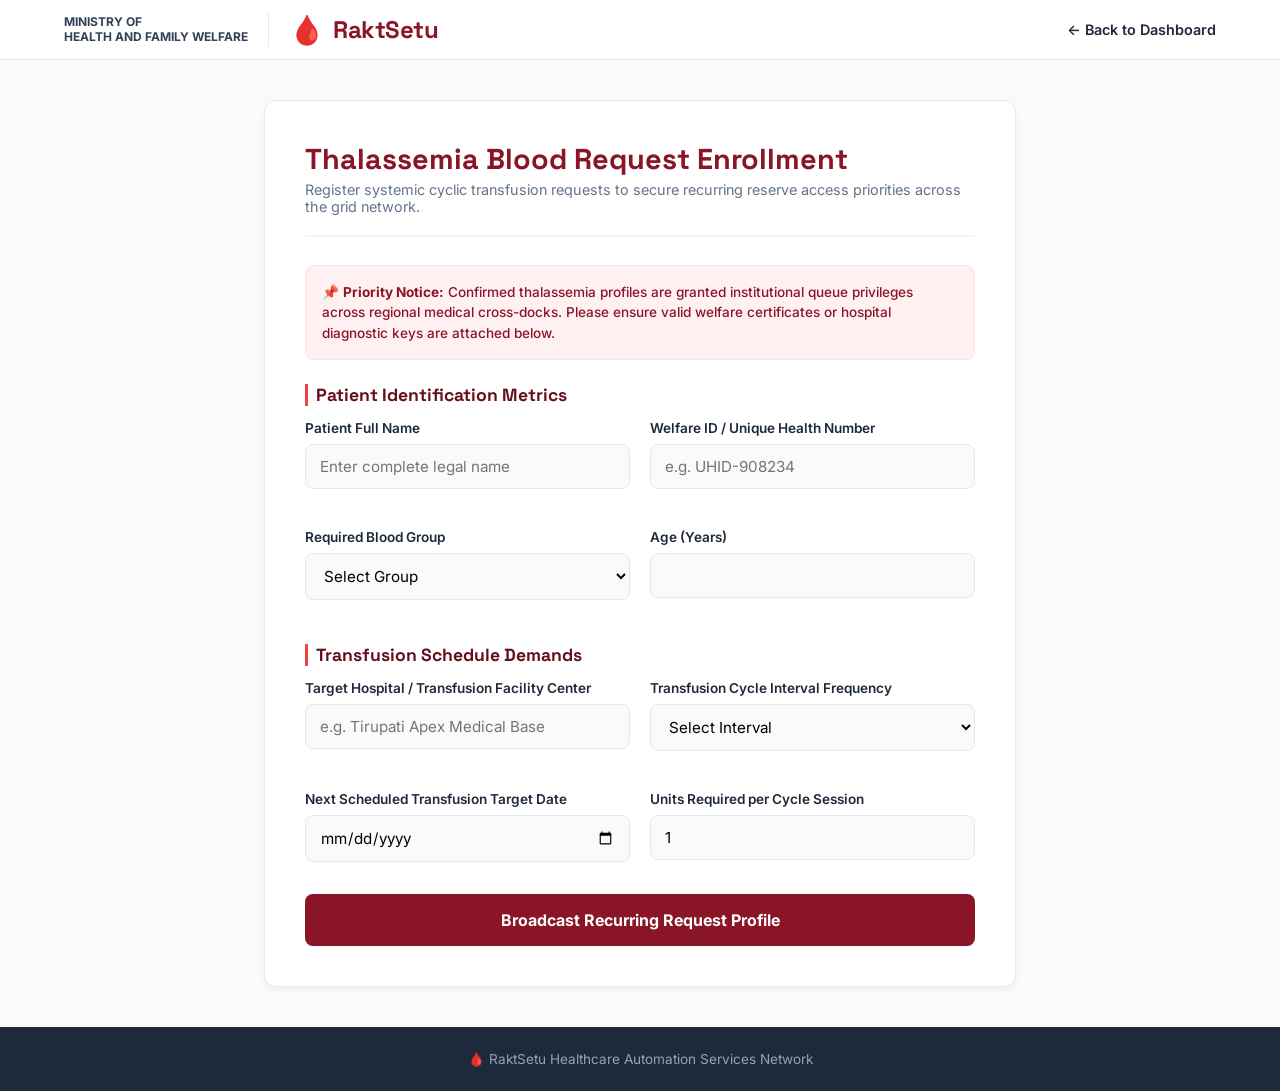
<file: thalassemia-request.html>
<!DOCTYPE html>
<html lang="en">
<head>
  <meta charset="UTF-8"/>
  <meta name="viewport" content="width=device-width, initial-scale=1.0"/>
  <title>Thalassemia Request Portal – RaktSetu</title>
  <link href="https://fonts.googleapis.com/css2?family=Inter:wght@400;500;600;700&family=Space+Grotesk:wght@500;700&display=swap" rel="stylesheet"/>
  
  <style>
    :root {
      --primary-maroon: #8a1527;
      --primary-dark: #660f1c;
      --accent-red: #ef4444;
      --bg-light: #f8fafc;
      --text-dark: #1e293b;
      --text-muted: #64748b;
      --border-color: #e2e8f0;
      --radius-md: 8px;
      --radius-lg: 12px;
      --shadow: 0 4px 6px -1px rgb(0 0 0 / 0.05);
    }

    * {
      margin: 0;
      padding: 0;
      box-sizing: border-box;
      font-family: 'Inter', sans-serif;
    }

    body {
      background-color: var(--bg-light);
      color: var(--text-dark);
      min-height: 100vh;
      display: flex;
      flex-direction: column;
    }

    /* --- INSTITUTIONAL TOP BAR --- */
    .gov-header {
      background: #ffffff;
      padding: 12px 5%;
      display: flex;
      justify-content: space-between;
      align-items: center;
      border-bottom: 1px solid var(--border-color);
    }

    .gov-branding {
      display: flex;
      align-items: center;
      gap: 20px;
    }

    .brand-divider {
      width: 1px;
      height: 35px;
      background: var(--border-color);
    }

    .raktsetu-identity {
      display: flex;
      align-items: center;
      gap: 8px;
      text-decoration: none;
      color: var(--primary-maroon);
    }

    .raktsetu-identity .logo-icon { font-size: 1.8rem; }
    .raktsetu-identity .logo-text {
      font-family: 'Space Grotesk', sans-serif;
      font-weight: 700;
      font-size: 1.5rem;
      letter-spacing: -0.5px;
    }

    .btn-back {
      color: var(--text-dark);
      text-decoration: none;
      font-size: 0.9rem;
      font-weight: 600;
      display: flex;
      align-items: center;
      gap: 6px;
    }

    .btn-back:hover { color: var(--primary-maroon); }

    /* --- LAYOUT CENTRALIZED CONTEXT --- */
    .form-container {
      flex: 1;
      max-width: 800px;
      width: 100%;
      margin: 40px auto;
      padding: 0 24px;
    }

    .form-card {
      background: #ffffff;
      padding: 40px;
      border-radius: var(--radius-lg);
      border: 1px solid var(--border-color);
      box-shadow: var(--shadow);
    }

    .form-title-block {
      border-bottom: 2px solid #f1f5f9;
      padding-bottom: 20px;
      margin-bottom: 28px;
    }

    .form-title-block h2 {
      font-family: 'Space Grotesk', sans-serif;
      color: var(--primary-maroon);
      font-size: 1.8rem;
    }

    .form-title-block p {
      color: var(--text-muted);
      font-size: 0.9rem;
      margin-top: 4px;
    }

    .form-section-subtitle {
      font-family: 'Space Grotesk', sans-serif;
      font-size: 1.1rem;
      color: var(--primary-dark);
      margin: 24px 0 14px 0;
      font-weight: 700;
      border-left: 3px solid var(--accent-red);
      padding-left: 8px;
    }

    .form-grid {
      display: grid;
      grid-template-columns: repeat(auto-fit, minmax(280px, 1fr));
      gap: 20px;
    }

    .form-group {
      margin-bottom: 20px;
      display: flex;
      flex-direction: column;
    }

    .form-group.full-width {
      grid-column: span 2;
    }

    .form-group label {
      font-size: 0.85rem;
      font-weight: 600;
      color: var(--text-dark);
      margin-bottom: 8px;
    }

    .form-control {
      padding: 12px 14px;
      border: 1px solid var(--border-color);
      border-radius: var(--radius-md);
      font-size: 0.95rem;
      outline: none;
      background: #fafafa;
      transition: border-color 0.2s, background-color 0.2s;
    }

    .form-control:focus {
      border-color: var(--primary-maroon);
      background: #ffffff;
    }

    .btn-submit-req {
      background: var(--primary-maroon);
      color: #ffffff;
      border: none;
      padding: 16px 32px;
      font-size: 1rem;
      font-weight: 700;
      border-radius: var(--radius-md);
      cursor: pointer;
      transition: background 0.2s;
      width: 100%;
      margin-top: 12px;
    }

    .btn-submit-req:hover {
      background: var(--primary-dark);
    }

    .info-callout-box {
      background: #fff1f2;
      border: 1px solid #ffe4e6;
      border-radius: var(--radius-md);
      padding: 16px;
      margin-bottom: 24px;
      color: var(--primary-maroon);
      font-size: 0.85rem;
      font-weight: 500;
      line-height: 1.5;
    }

    .footer {
      background: #1e293b;
      color: #94a3b8;
      text-align: center;
      padding: 24px;
      font-size: 0.85rem;
    }
  </style>
</head>
<body>

  <!-- Branding Strip Header -->
  <div class="gov-header">
    <div class="gov-branding">
      <div style="font-size: 0.75rem; font-weight: 700; line-height: 1.2; color:#334155;">MINISTRY OF<br>HEALTH AND FAMILY WELFARE</div>
      <div class="brand-divider"></div>
      <a href="../index.html" class="raktsetu-identity">
        <span class="logo-icon">🩸</span>
        <span class="logo-text">RaktSetu</span>
      </a>
    </div>
    <a href="../index.html" class="btn-back">← Back to Dashboard</a>
  </div>

  <!-- Main Content Body Area -->
  <div class="form-container">
    <div class="form-card">
      <div class="form-title-block">
        <h2>Thalassemia Blood Request Enrollment</h2>
        <p>Register systemic cyclic transfusion requests to secure recurring reserve access priorities across the grid network.</p>
      </div>

      <div class="info-callout-box">
        📌 <b>Priority Notice:</b> Confirmed thalassemia profiles are granted institutional queue privileges across regional medical cross-docks. Please ensure valid welfare certificates or hospital diagnostic keys are attached below.
      </div>

      <form onsubmit="handleThalassemiaSubmissionForm(event)">
        
        <div class="form-section-subtitle">Patient Identification Metrics</div>
        <div class="form-grid">
          <div class="form-group">
            <label>Patient Full Name</label>
            <input type="text" class="form-control" placeholder="Enter complete legal name" required/>
          </div>
          <div class="form-group">
            <label>Welfare ID / Unique Health Number</label>
            <input type="text" class="form-control" placeholder="e.g. UHID-908234" required/>
          </div>
          <div class="form-group">
            <label>Required Blood Group</label>
            <select class="form-control" required>
              <option value="">Select Group</option>
              <option>O-</option><option>O+</option>
              <option>A-</option><option>A+</option>
              <option>B-</option><option>B+</option>
              <option>AB-</option><option>AB+</option>
            </select>
          </div>
          <div class="form-group">
            <label>Age (Years)</label>
            <input type="number" class="form-control" min="0" max="120" required/>
          </div>
        </div>

        <div class="form-section-subtitle">Transfusion Schedule Demands</div>
        <div class="form-grid">
          <div class="form-group">
            <label>Target Hospital / Transfusion Facility Center</label>
            <input type="text" class="form-control" placeholder="e.g. Tirupati Apex Medical Base" required/>
          </div>
          <div class="form-group">
            <label>Transfusion Cycle Interval Frequency</label>
            <select class="form-control" required>
              <option value="">Select Interval</option>
              <option>Every 14 Days (Bi-weekly)</option>
              <option>Every 21 Days (3 Weeks)</option>
              <option>Monthly Schedule</option>
              <option>On-demand Emergency Routine</option>
            </select>
          </div>
          <div class="form-group">
            <label>Next Scheduled Transfusion Target Date</label>
            <input type="date" class="form-control" required/>
          </div>
          <div class="form-group">
            <label>Units Required per Cycle Session</label>
            <input type="number" class="form-control" min="1" max="5" value="1" required/>
          </div>
        </div>

        <button type="submit" class="btn-submit-req">Broadcast Recurring Request Profile</button>
      </form>
    </div>
  </div>

  <footer class="footer">
    <p>🩸 RaktSetu Healthcare Automation Services Network</p>
  </footer>

  <script>
    function handleThalassemiaSubmissionForm(e) {
      e.preventDefault();
      alert("Verification Pending: Your Thalassemia medical allocation schedule request profile has been mapped to the processing registry grid successfully.");
      window.location.href = "../index.html";
    }
  </script>
</body>
</html>
</file>
